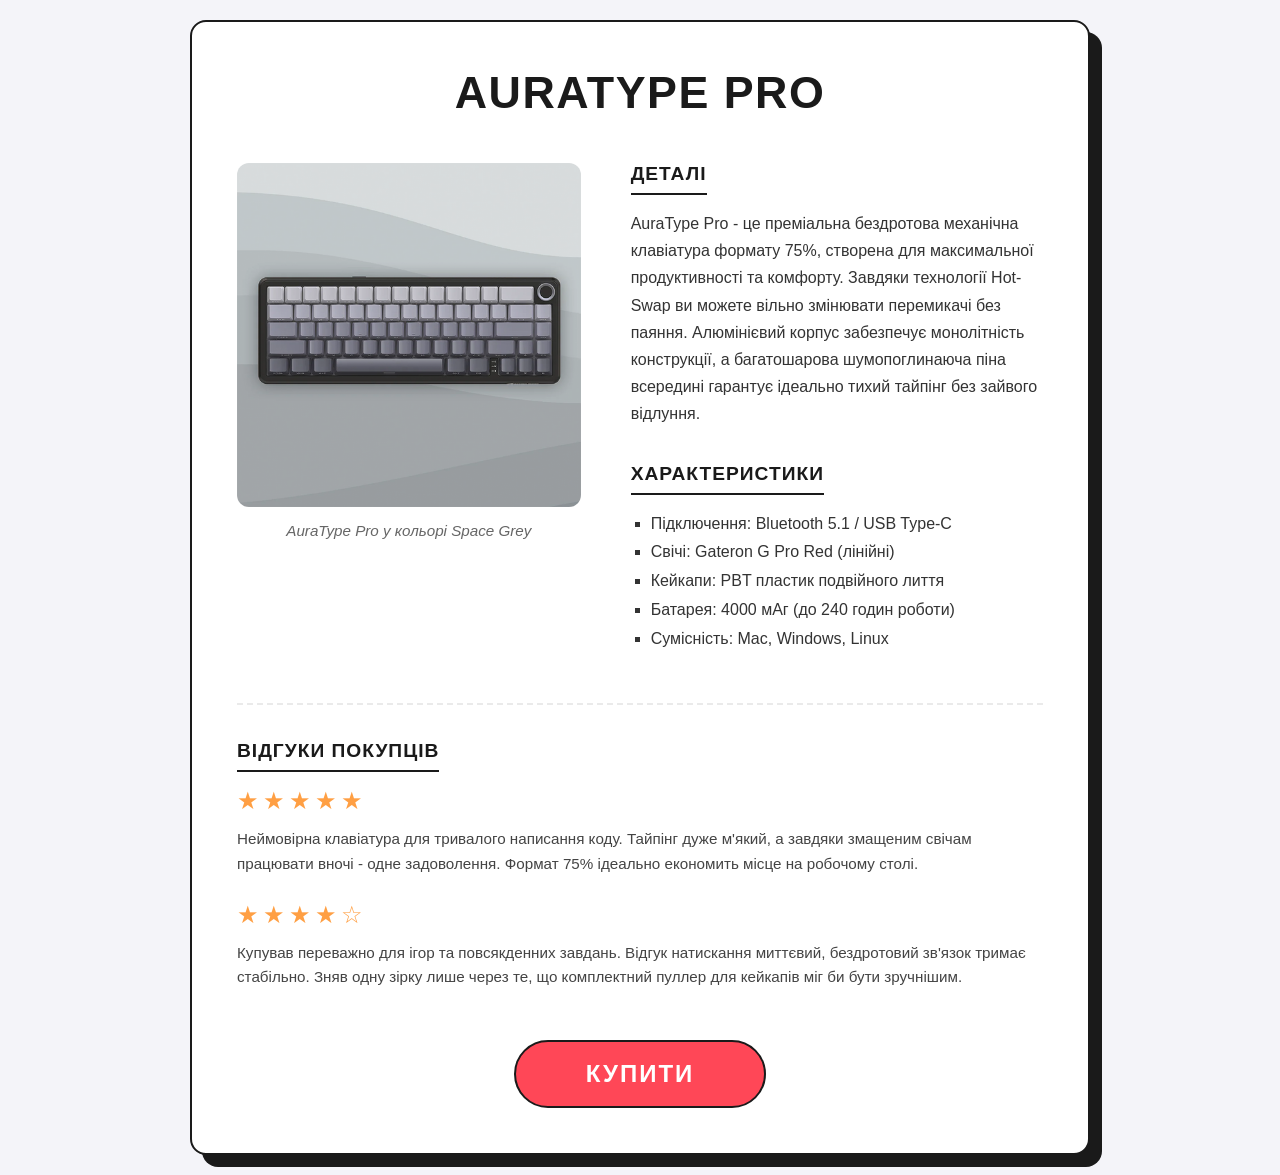
<file: Lab3/index.html>
<!DOCTYPE html>
<html lang="uk">

<head>
    <meta charset="UTF-8">
    <meta name="viewport" content="width=device-width, initial-scale=1.0">
    <title>AuraType Pro - Механічна клавіатура</title>
    <link rel="stylesheet" href="style.css">
</head>

<body>
    <article class="product-card">
        <header class="product-card__header">
            <h1 class="product-card__title">AuraType Pro</h1>
        </header>

        <div class="product-card__content">
            <figure class="product-card__image-wrapper">
                <img src="./img/lab3.png" alt="Механічна клавіатура AuraType Pro з RGB підсвіткою"
                    class="product-card__image">
                <figcaption class="product-card__caption">AuraType Pro у кольорі Space Grey</figcaption>
            </figure>

            <div class="product-card__info">
                <section class="product-card__section">
                    <h2 class="product-card__subtitle">Деталі</h2>
                    <p class="product-card__text">AuraType Pro - це преміальна бездротова механічна клавіатура формату
                        75%, створена для максимальної продуктивності та комфорту. Завдяки технології Hot-Swap ви можете
                        вільно змінювати перемикачі без паяння. Алюмінієвий корпус забезпечує монолітність конструкції,
                        а багатошарова шумопоглинаюча піна всередині гарантує ідеально тихий тайпінг без зайвого
                        відлуння.</p>
                </section>

                <section class="product-card__section">
                    <h2 class="product-card__subtitle">Характеристики</h2>
                    <ul class="product-card__list">
                        <li class="product-card__list-item">Підключення: Bluetooth 5.1 / USB Type-C</li>
                        <li class="product-card__list-item">Свічі: Gateron G Pro Red (лінійні)</li>
                        <li class="product-card__list-item">Кейкапи: PBT пластик подвійного лиття</li>
                        <li class="product-card__list-item">Батарея: 4000 мАг (до 240 годин роботи)</li>
                        <li class="product-card__list-item">Сумісність: Mac, Windows, Linux</li>
                    </ul>
                </section>
            </div>
        </div>

        <aside class="product-card__reviews">
            <h2 class="product-card__subtitle">Відгуки покупців</h2>
            <div class="review">
                <span class="review__stars">★★★★★</span>
                <p class="review__text">Неймовірна клавіатура для тривалого написання коду. Тайпінг дуже м'який, а
                    завдяки змащеним свічам працювати вночі - одне задоволення. Формат 75% ідеально економить місце на
                    робочому столі.</p>
            </div>
            <div class="review">
                <span class="review__stars">★★★★☆</span>
                <p class="review__text">Купував переважно для ігор та повсякденних завдань. Відгук натискання миттєвий,
                    бездротовий зв'язок тримає стабільно. Зняв одну зірку лише через те, що комплектний пуллер для
                    кейкапів міг би бути зручнішим.</p>
            </div>
        </aside>

        <div class="product-card__action">
            <button class="btn btn--primary btn--animated">Купити</button>
        </div>
    </article>
</body>
</html
</file>
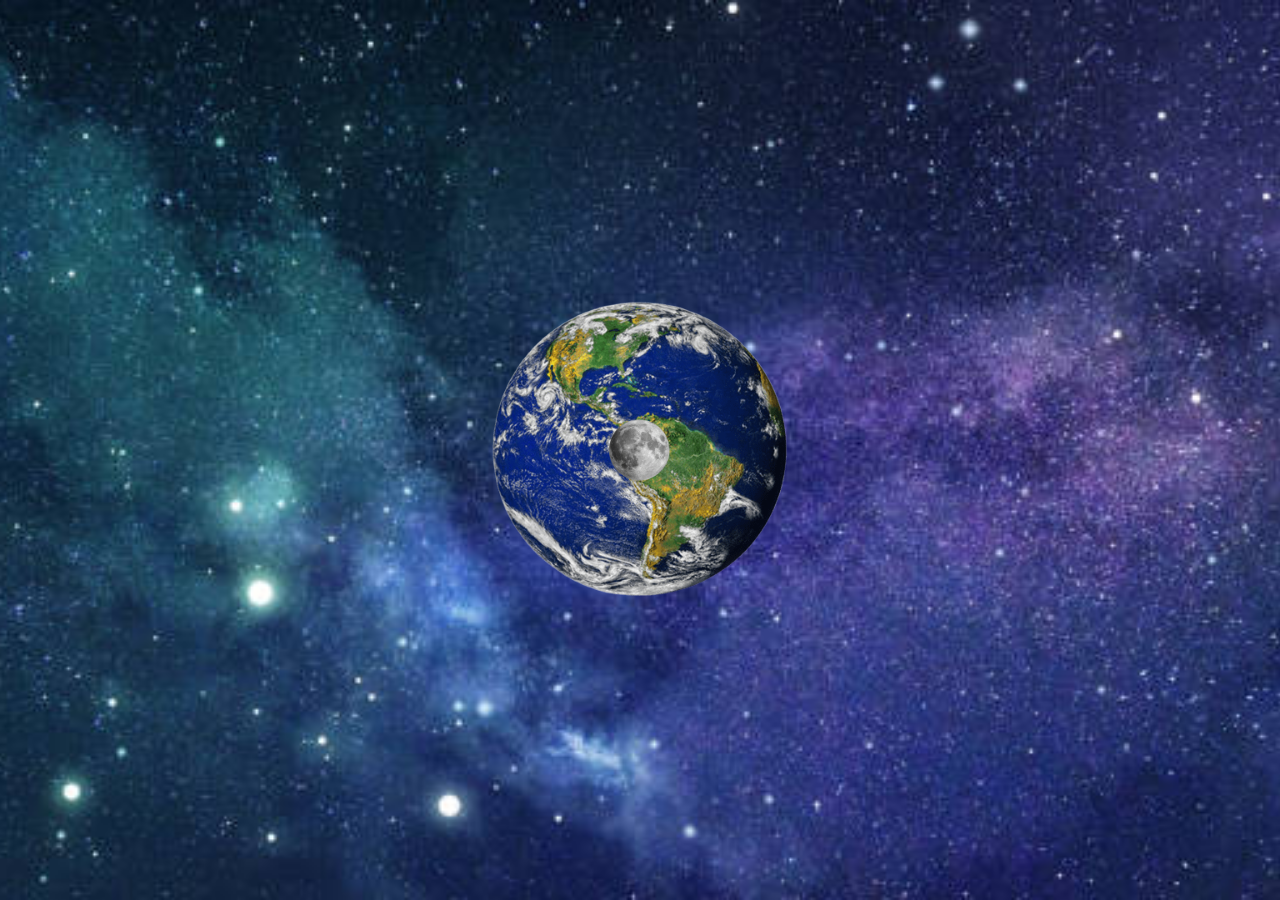
<file: Lab4/index.html>
<!DOCTYPE html>
<html lang="uk">
<head>
    <meta charset="UTF-8">
    <meta name="viewport" content="width=device-width, initial-scale=1.0">
    <title>Орбіта місяця</title>
    <link rel="stylesheet" href="style.css">
</head>
<body>
    <div class="universe">
        <img src="./img/earth.png" id="earth" alt="Земля">
        <img src="./img/moon.png" id="moon" alt="Місяць">
    </div>
</body>
</html>
</file>
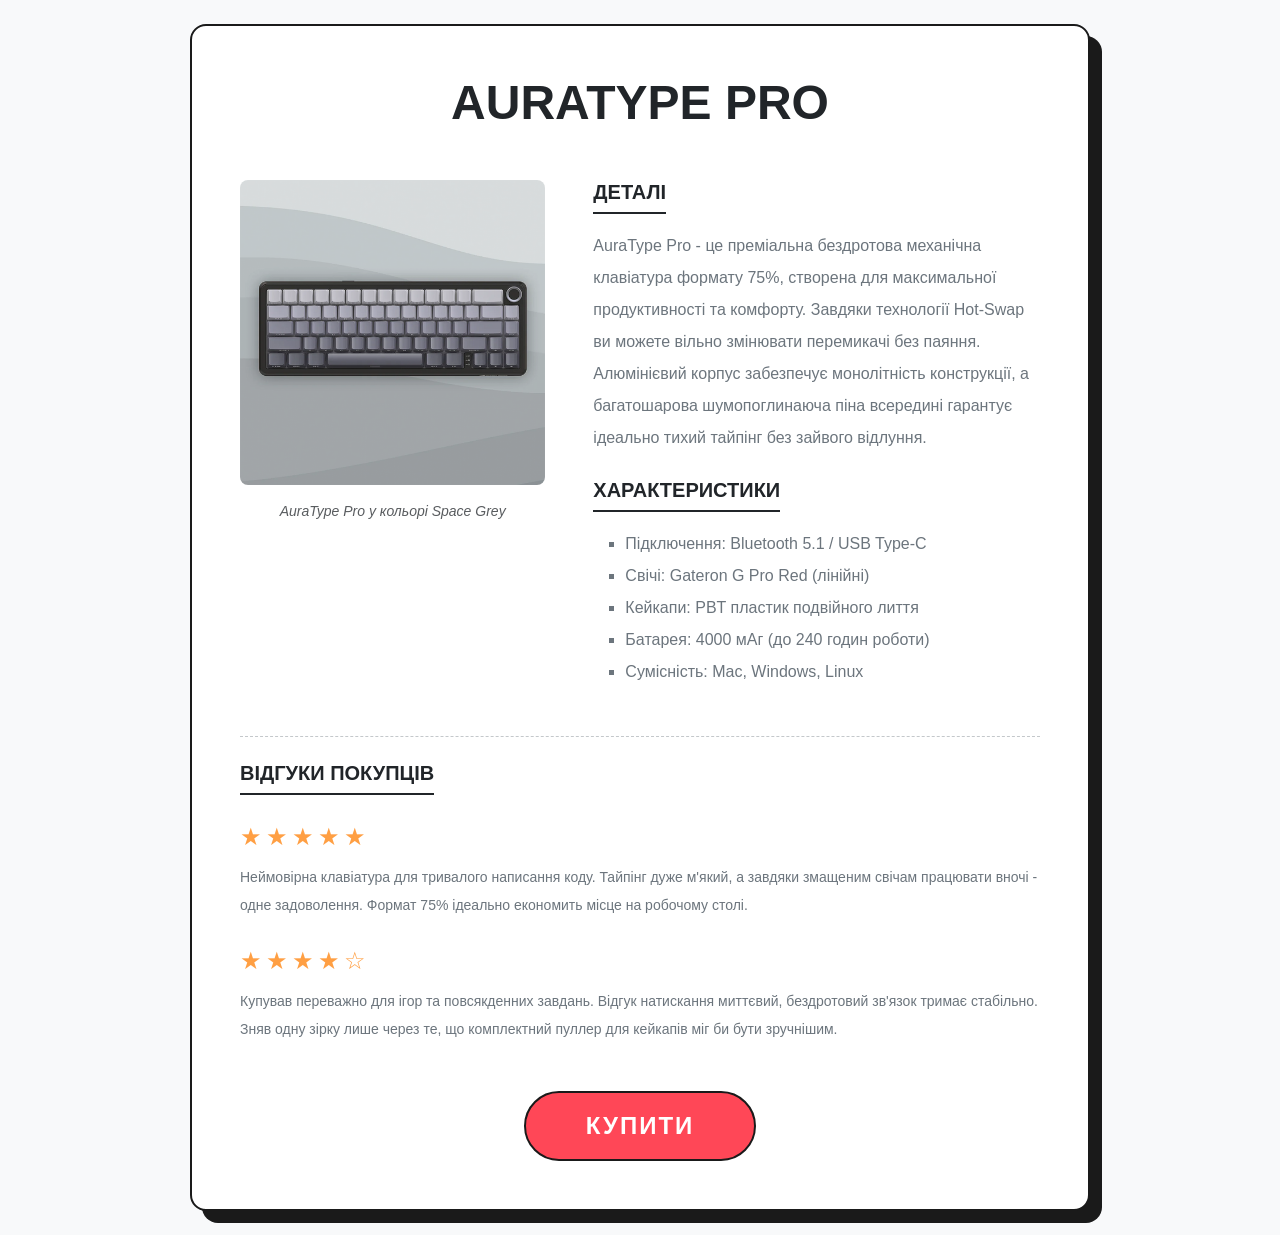
<file: lab5/index.html>
<!DOCTYPE html>
<html lang="uk">
<head>
    <meta charset="UTF-8">
    <meta name="viewport" content="width=device-width, initial-scale=1.0">
    <title>AuraType Pro - Механічна клавіатура (Bootstrap)</title>
    <link href="https://cdn.jsdelivr.net/npm/bootstrap@5.3.2/dist/css/bootstrap.min.css" rel="stylesheet">
    <link rel="stylesheet" href="style.css">
</head>

<body class="d-flex justify-content-center align-items-center min-vh-100 bg-light py-4">
    <main class="product-card container p-4 p-md-5 bg-white">
        <header class="text-center mb-5">
            <h1 class="fw-bold text-uppercase display-5 text-dark m-0">AuraType Pro</h1>
        </header>

        <div class="row g-5">
            <div class="col-12 col-lg-5">
                <figure class="m-0">
                    <img src="./img/lab3.png" alt="Механічна клавіатура AuraType Pro"
                        class="product-image img-fluid rounded-3 w-100">
                    <figcaption class="text-center text-muted fst-italic mt-3 small">AuraType Pro у кольорі Space Grey
                    </figcaption>
                </figure>
            </div>

            <div class="col-12 col-lg-7 d-flex flex-column gap-4">
                <section>
                    <h2 class="h5 text-uppercase fw-bold border-bottom border-dark border-2 pb-2 d-inline-block mb-3">
                        Деталі</h2>
                    <p class="text-secondary lh-lg mb-0">AuraType Pro - це преміальна бездротова механічна клавіатура
                        формату 75%, створена для максимальної продуктивності та комфорту. Завдяки технології Hot-Swap
                        ви можете вільно змінювати перемикачі без паяння. Алюмінієвий корпус забезпечує монолітність
                        конструкції, а багатошарова шумопоглинаюча піна всередині гарантує ідеально тихий тайпінг без
                        зайвого відлуння.</p>
                </section>

                <section>
                    <h2 class="h5 text-uppercase fw-bold border-bottom border-dark border-2 pb-2 d-inline-block mb-3">
                        Характеристики</h2>
                    <ul class="text-secondary lh-lg mb-0 square-list">
                        <li>Підключення: Bluetooth 5.1 / USB Type-C</li>
                        <li>Свічі: Gateron G Pro Red (лінійні)</li>
                        <li>Кейкапи: PBT пластик подвійного лиття</li>
                        <li>Батарея: 4000 мАг (до 240 годин роботи)</li>
                        <li>Сумісність: Mac, Windows, Linux</li>
                    </ul>
                </section>
            </div>
        </div>

        <aside class="mt-5 pt-4 border-top border-secondary-subtle border-dashed">
            <h2 class="h5 text-uppercase fw-bold border-bottom border-dark border-2 pb-2 d-inline-block mb-4">Відгуки
                покупців</h2>
            <div class="mb-4">
                <span class="review-stars fs-4 d-block mb-2">★★★★★</span>
                <p class="text-secondary lh-lg mb-0 small">Неймовірна клавіатура для тривалого написання коду. Тайпінг
                    дуже м'який, а завдяки змащеним свічам працювати вночі - одне задоволення. Формат 75% ідеально
                    економить місце на робочому столі.</p>
            </div>
            <div class="mb-0">
                <span class="review-stars fs-4 d-block mb-2">★★★★☆</span>
                <p class="text-secondary lh-lg mb-0 small">Купував переважно для ігор та повсякденних завдань. Відгук
                    натискання миттєвий, бездротовий зв'язок тримає стабільно. Зняв одну зірку лише через те, що
                    комплектний пуллер для кейкапів міг би бути зручнішим.</p>
            </div>
        </aside>

        <div class="text-center mt-5">
            <button type="button" class="btn-custom btn-animated">Купити</button>
        </div>
    </main>

    <script src="https://cdn.jsdelivr.net/npm/bootstrap@5.3.2/dist/js/bootstrap.bundle.min.js"></script>
</body>

</html>
</file>
<file: Lab3/style.css>
*{
    box-sizing: border-box;
}

body {
    font-family: 'Segoe UI', Tahoma, Geneva, Verdana, sans-serif;
    background-color: #f4f4f9;
    display: flex;
    justify-content: center;
    align-items: center;
    min-height: 100vh;
    margin: 0;
    padding: 20px;
}

.product-card {
    background-color: #ffffff;
    border: 2px solid #1a1a1a;
    border-radius: 16px;
    padding: 45px;
    max-width: 900px;
    width: 100%;
    box-shadow: 12px 12px 0px rgba(26, 26, 26, 1);
}

.product-card__header {
    text-align: center;
    margin-bottom: 45px;
}

.product-card__title {
    font-size: 2.8rem;
    font-weight: 800;
    margin: 0;
    color: #1a1a1a;
    text-transform: uppercase;
    letter-spacing: 1.5px;
}

.product-card__content {
    display: flex;
    gap: 50px;
    flex-wrap: wrap;
}

.product-card__image-wrapper {
    flex: 1;
    min-width: 300px;
    margin: 0;
    display: flex;
    flex-direction: column;
}

.product-card__image {
    width: 100%;
    border-radius: 12px;
    display: block;
    object-fit: cover;
    background-color: #e8e8e8;
    aspect-ratio: 1 / 1;
}

.product-card__caption {
    padding-top: 15px;
    font-size: 0.95rem;
    color: #666;
    text-align: center;
    font-style: italic;
}

.product-card__info {
    flex: 1.2;
    min-width: 300px;
    display: flex;
    flex-direction: column;
    gap: 35px;
}

.product-card__subtitle {
    font-size: 1.2rem;
    margin-top: 0;
    margin-bottom: 15px;
    text-transform: uppercase;
    color: #1a1a1a;
    letter-spacing: 1px;
    border-bottom: 2px solid #1a1a1a;
    padding-bottom: 8px;
    display: inline-block;
}

.product-card__text {
    margin: 0;
    line-height: 1.7;
    color: #333;
}

.product-card__list {
    list-style-type: square;
    padding-left: 20px;
    margin: 0;
    color: #333;
    line-height: 1.8;
}

.product-card__reviews {
    margin-top: 50px;
    padding-top: 35px;
    border-top: 2px dashed #eaeaea;
}

.review {
    margin-bottom: 25px;
}

.review__stars {
    color: #ff9f43;
    font-size: 1.5rem;
    letter-spacing: 4px;
    display: block;
    margin-bottom: 12px;
}

.review__text {
    margin: 0;
    line-height: 1.6;
    color: #444;
    font-size: 0.95rem;
}

.product-card__action {
    text-align: center;
    margin-top: 50px;
}

.btn {
    background-color: #ff4757;
    color: #ffffff;
    border: 2px solid #1a1a1a;
    padding: 18px 70px;
    font-size: 1.5rem;
    font-weight: 800;
    border-radius: 50px;
    cursor: pointer;
    transition: all 0.2s ease;
    text-transform: uppercase;
    letter-spacing: 2px;
}

.btn:hover {
    background-color: #ff6b81;
    transform: translateY(-4px);
    box-shadow: 0 6px 0 #1a1a1a;
}

.btn:active {
    transform: translateY(2px);
    box-shadow: 0 2px 0 #1a1a1a;
}

.btn--animated {
    animation: pulse 2.5s infinite;
}

@keyframes pulse {
    0% { transform: scale(1); }
    50% { transform: scale(1.04); }
    100% { transform: scale(1); }
}

@media (max-width: 768px) {
    .product-card__content {
        flex-direction: column;
    }
}
</file>
<file: Lab4/style.css>
*{
    box-sizing: border-box;
}

body {
    margin: 0;
    padding: 0;
    background-image: url('./img/cosmos.jpg');
    background-size: cover;
    background-position: center;
    background-color: #000;
    overflow: hidden;
}

.universe {
    position: relative;
    width: 100vw;
    height: 100vh;
    display: flex;
    justify-content: center;
    align-items: center;
}

#earth {
    position: relative;
    z-index: 5;
    width: 300px;
    height: auto;
}

#moon {
    position: absolute;
    width: 80px;
    z-index: 10;
    animation: orbita 8s linear infinite;
}

@keyframes orbita {
    0% {
        transform: rotate(0deg) translateX(300px) rotate(0deg);
        z-index: 1;
        filter: brightness(0.5);
    }
    25% {
        z-index: 10;
    }
    50% {
        transform: rotate(180deg) translateX(300px) rotate(-180deg) scale(1.3);
        z-index: 10;
        filter: brightness(1.1);
    }
    75% {
        z-index: 1;
    }
    100% {
        transform: rotate(360deg) translateX(300px) rotate(-360deg);
        z-index: 1;
        filter: brightness(0.5);
    }
}
</file>
<file: lab5/style.css>
* {
    box-sizing: border-box;
    font-family: 'Segoe UI', Tahoma, Geneva, Verdana, sans-serif;
}
body {
    background-color: #f4f4f9 !important;
}

.product-card {
    border: 2px solid #1a1a1a;
    border-radius: 16px;
    max-width: 900px;
    box-shadow: 12px 12px 0px rgba(26, 26, 26, 1);
}

.product-image {
    object-fit: cover;
    background-color: #e8e8e8;
    aspect-ratio: 1 / 1;
}

.square-list {
    list-style-type: square;
}

.border-dashed {
    border-top-style: dashed !important;
}

.review-stars {
    color: #ff9f43;
    letter-spacing: 4px;
}

.btn-custom {
    background-color: #ff4757;
    color: #ffffff;
    border: 2px solid #1a1a1a;
    padding: 15px 60px;
    font-size: 1.5rem;
    font-weight: 800;
    border-radius: 50px;
    cursor: pointer;
    transition: all 0.2s ease;
    text-transform: uppercase;
    letter-spacing: 2px;
}

.btn-custom:hover {
    background-color: #ff6b81;
    transform: translateY(-4px);
    box-shadow: 0 6px 0 #1a1a1a;
    color: white;
}

.btn-custom:active {
    transform: translateY(2px);
    box-shadow: 0 2px 0 #1a1a1a;
}

.btn-animated {
    animation: pulse 2.5s infinite;
}

@keyframes pulse {
    0% { transform: scale(1); }
    50% { transform: scale(1.04); }
    100% { transform: scale(1); }
}
</file>
